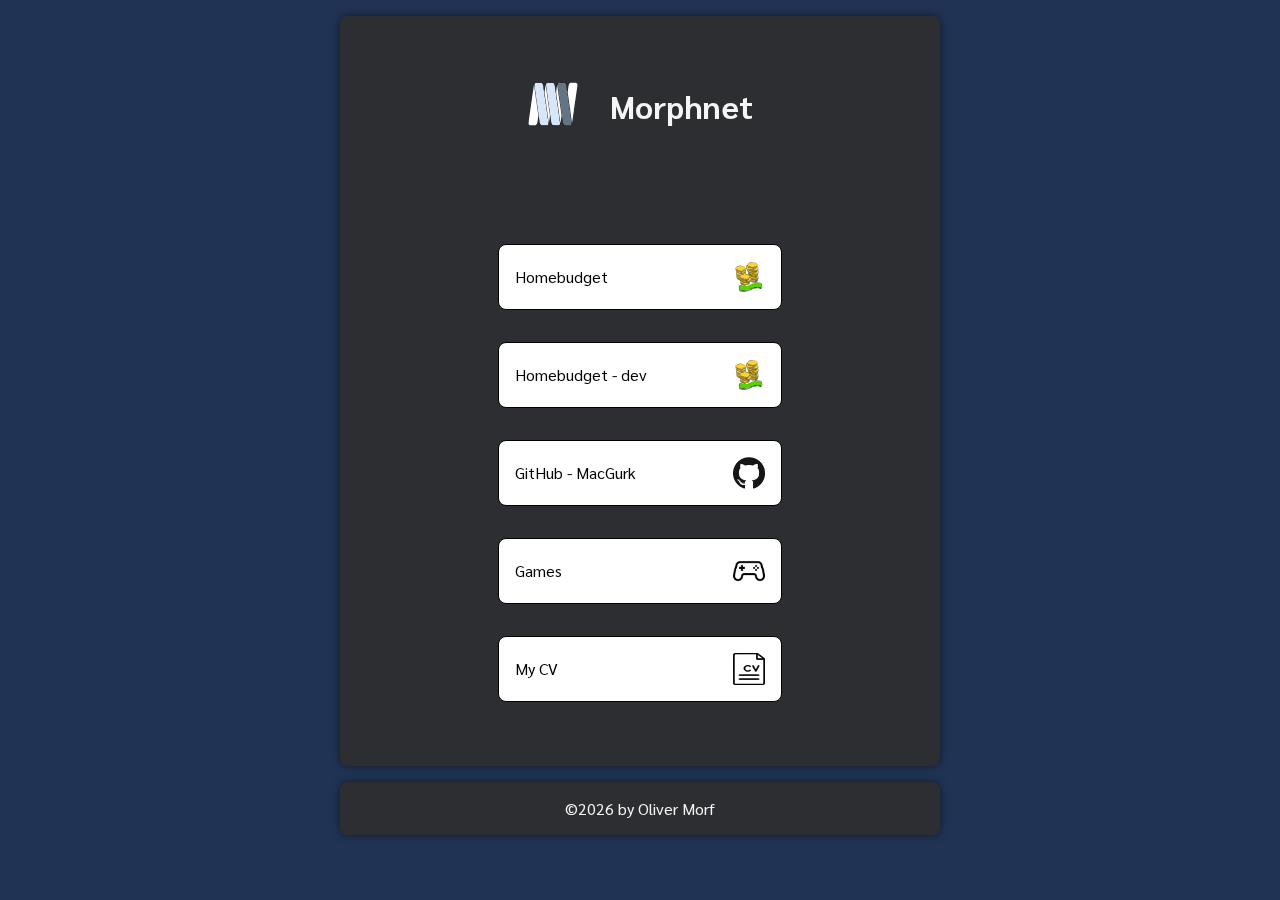
<file: public/index.html>
<!doctype html>
<html lang="en">
<head>
    <meta charset="utf-8">
    <title>Morphnet</title>
    <meta name="description" content="">
    <meta name="viewport" content="width=device-width, initial-scale=1">

    <!-- Place favicon.ico in the root directory -->
    <link rel="stylesheet" href="https://fonts.googleapis.com/css?family=Sarabun">

    <link rel="stylesheet" href="css/style.css">
    <link rel="stylesheet" href="css/animation.css">

</head>
<body>
<div class="background">
    <div class="bg"></div>
    <div class="bg bg2"></div>
    <div class="bg bg3"></div>
    <div class="bg bg4"></div>
    <div class="bg bg5"></div>
    <div class="bg bg6"></div>
    <div class="bg bg7"></div>
</div>

<main class="content">
    <div class="title">
        <a href="index.html">
            <img class="logo" alt="Morphnet Logo" src="svg/Logo.svg"/>
        </a>
        <span class="spacer"></span>
        <h1>Morphnet</h1>
    </div>

    <div class="nav-button">
        Homebudget
        <a href="https://homebudget.morphnet.ch" target="_blank"><span></span></a>
        <img class="link-logo" alt="Homebudget logo" src="img/homebudget-logo.svg"/>
    </div>
    <div class="nav-button">
        Homebudget - dev
        <a href="https://homebudget-dev.morphnet.ch" target="_blank"><span></span></a>
        <img class="link-logo" alt="Homebudget logo" src="img/homebudget-logo.svg"/>
    </div>
    <div class="nav-button">
        GitHub - MacGurk
        <a href="https://github.com/MacGurk" target="_blank"><span></span></a>
        <img class="link-logo" alt="GitHub Logo" src="img/GitHub-Mark-120px-plus.png"/>
    </div>
    <div class="nav-button">
        Games
        <a href="games.html"><span></span></a>
        <img class="link-logo" alt="Game Controller" src="img/games.png"/>
    </div>
    <div class="nav-button">
        My CV
        <a href="cv.html"><span></span></a>
        <img class="link-logo" alt="Game Controller" src="img/cv-icon.png"/>
    </div>
</main>

<footer id="footer"></footer>

<script src="js/footer.js"></script>

</body>
</html>
</file>
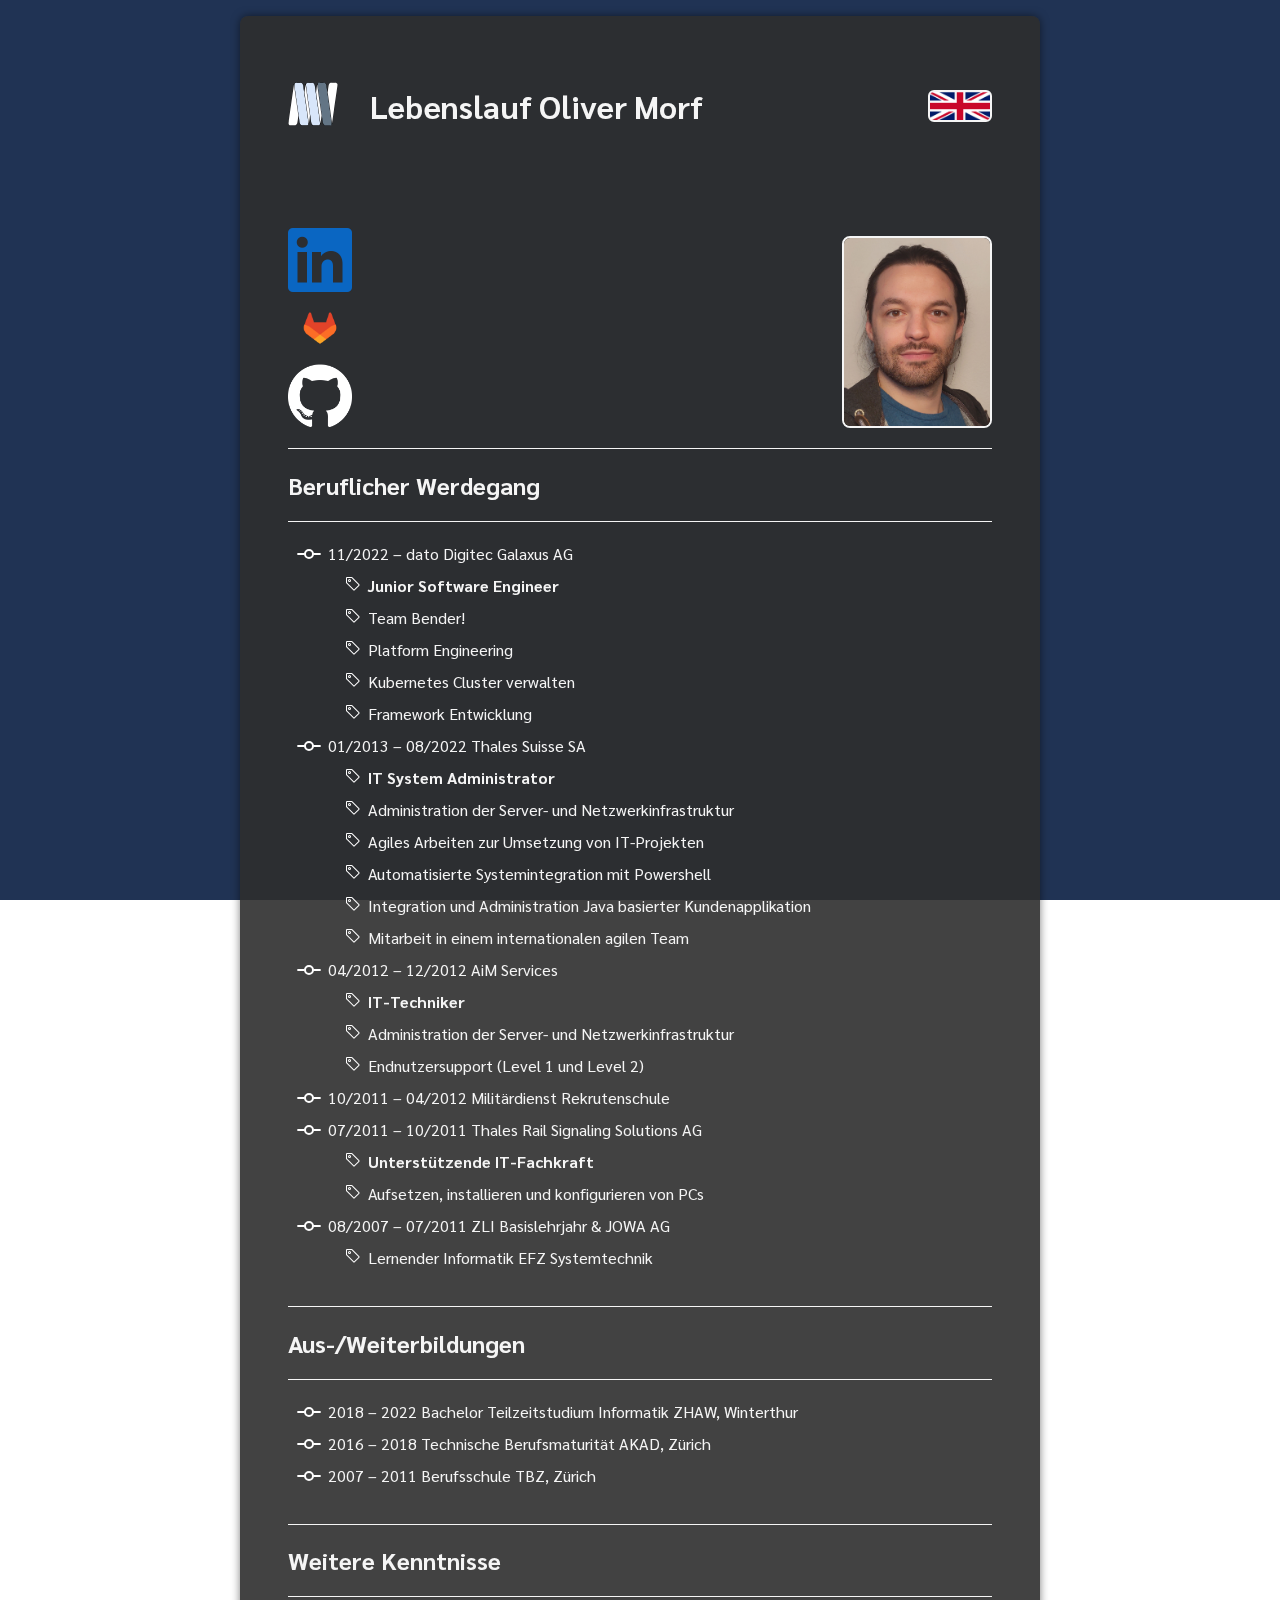
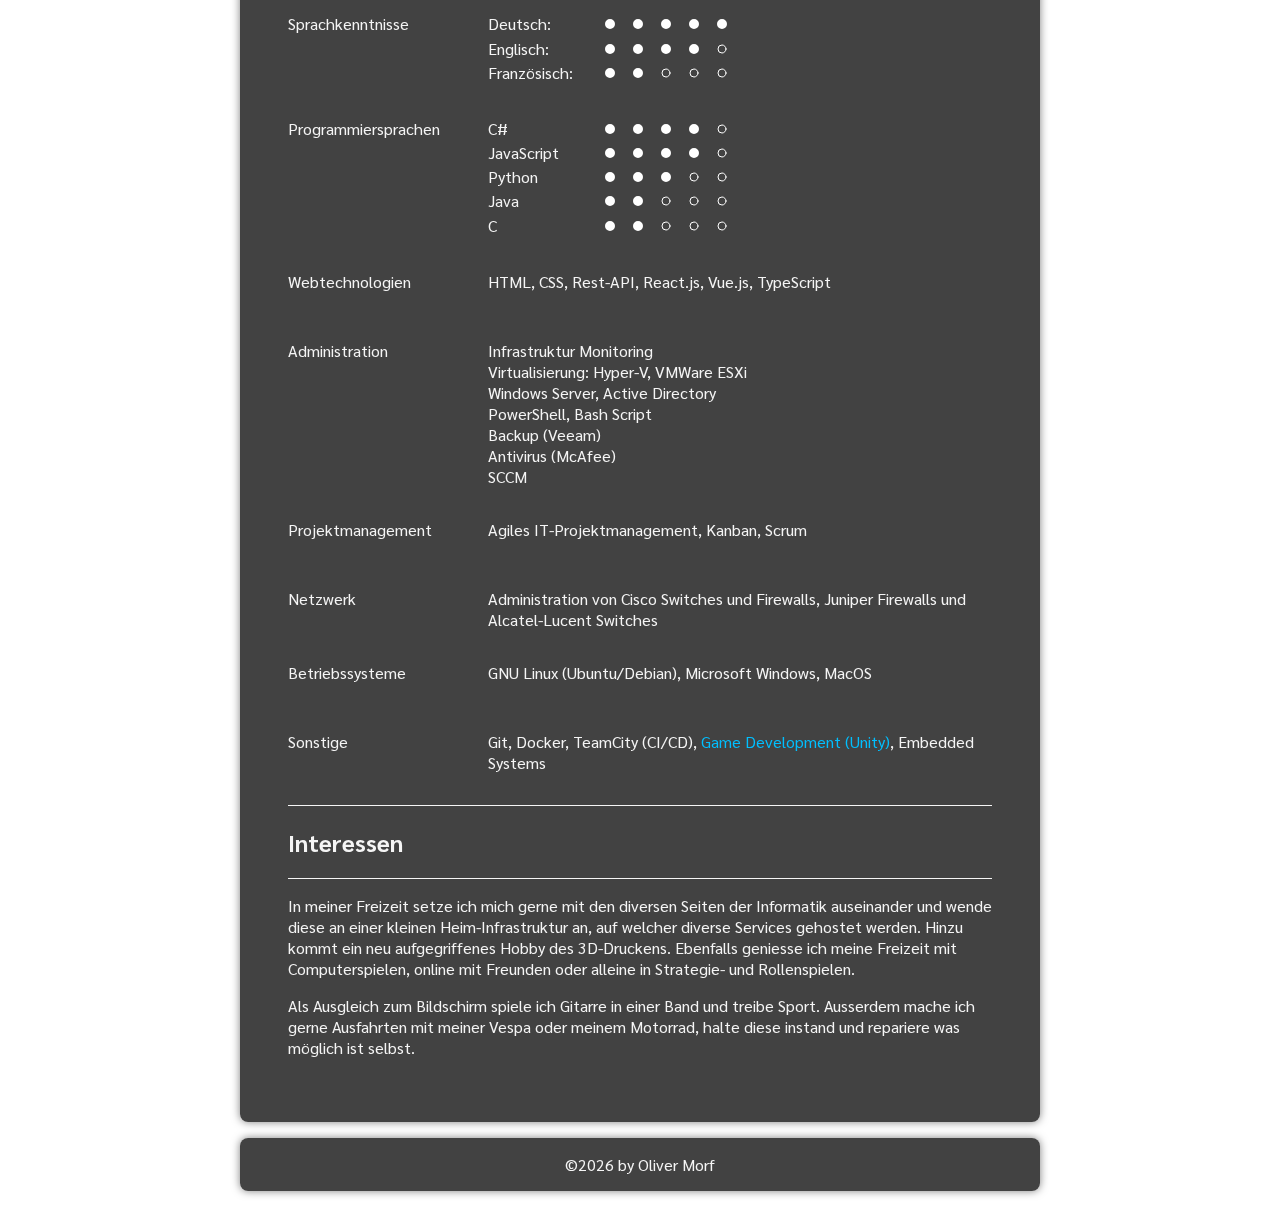
<file: public/cv.html>
<!doctype html>
<html lang="de">
<head>
    <meta charset="utf-8">
    <title>CV</title>
    <meta name="description" content="">
    <meta name="viewport" content="width=device-width, initial-scale=1">

    <link rel="stylesheet" href="https://fonts.googleapis.com/css?family=Sarabun">

    <link rel="stylesheet" href="css/style.css">
    <link rel="stylesheet" href="css/cv.css">
    <link rel="stylesheet" href="css/animation.css">

</head>
<body>
<div class="background">
    <div class="bg"></div>
    <div class="bg bg2"></div>
    <div class="bg bg3"></div>
    <div class="bg bg4"></div>
    <div class="bg bg5"></div>
    <div class="bg bg6"></div>
    <div class="bg bg7"></div>
</div>

<main>
    <div class="title">
        <a href="index.html">
            <img class="logo" alt="Morphnet Logo" src="svg/Logo.svg"/>
        </a>
        <span class="spacer"></span>
        <h1><span data-lang="title"></span></h1>
        <button id="languageToggle"></button>
    </div>

    <div class="content">
        <div class="personals">
            <div>
                <div>
                    <a href="https://www.linkedin.com/in/olivermorf" target="_blank">
                        <img class="socials-icon" alt="Linkedin Logo" src="img/linkedin-in-logo.png"/>
                    </a>
                </div>
                <div>
                    <a href="https://www.gitlab.com/MacGurk" target="_blank">
                        <img class="socials-icon" alt="Gitlab Logo" src="img/gitlab-logo-500.png"/>
                    </a>
                </div>
                <div>
                    <a href="https://www.github.com/MacGurk" target="_blank">
                        <img class="socials-icon" alt="GitHub Logo" src="img/GitHub-Mark-Light-120px-plus.png">
                    </a>
                </div>
            </div>
            <div class="portrait"><img alt="Portrait placeholder" src="img/portrait.jpg"/></div>
        </div>

        <div class="subtitle">
            <h2><span data-lang="career-title"></span></h2>
        </div>
        <div>
            <ul>
                <li>
                    11/2022 – <span data-lang="date"></span> Digitec Galaxus AG
                    <ul>
                        <li><b><span data-lang="career-dg-function"></span></b></li>
                        <li><span data-lang="career-dg-team"></span></li>
                        <li><span data-lang="career-dg-platform"></span></li>
                        <li><span data-lang="career-dg-kubernetes"></span></li>
                        <li><span data-lang="career-dg-framework"></span></li>
                    </ul>
                </li>
                <li>
                    01/2013 – 08/2022 Thales Suisse SA
                    <ul>
                        <li><b><span data-lang="career-thales-function"></span></b></li>
                        <li><span data-lang="career-task-admin"></span></li>
                        <li><span data-lang="career-thales-agile"></span></li>
                        <li><span data-lang="career-thales-powershell"></span></li>
                        <li><span data-lang="career-thales-application"></span></li>
                        <li><span data-lang="career-thales-international"></span></li>
                    </ul>
                </li>

                <li>
                    04/2012 – 12/2012 AiM Services
                    <ul>
                        <li><b><span data-lang="career-aim-function"></span></b></li>
                        <li><span data-lang="career-task-admin"></span></li>
                        <li><span data-lang="career-task-support"></span></li>
                    </ul>
                </li>
                <li>10/2011 – 04/2012 <span data-lang="career-military"></span></li>
                <li>
                    07/2011 – 10/2011 Thales Rail Signaling Solutions AG
                    <ul>
                        <li><b><span data-lang="career-thalesr-function"></span></b></li>
                        <li><span data-lang="career-thalesr-task"></span></li>
                    </ul>
                </li>

                <li>
                    08/2007 – 07/2011 ZLI Basislehrjahr & JOWA AG
                    <ul>
                        <li><span data-lang="career-jowa-function"></span></li>
                    </ul>
                </li>

            </ul>
        </div>

        <div class="subtitle"><h2><span data-lang="education-title"></span></h2></div>
        <div>
            <ul>
                <li>2018 – 2022 <span data-lang="education-zhaw"></span></li>
                <li>2016 – 2018 <span data-lang="education-akad"></span></li>
                <li>2007 – 2011 <span data-lang="education-tbz"></span></li>
            </ul>
        </div>

        <div class="subtitle"><h2><span data-lang="further-title"></span></h2></div>
        <div class="skills">
            <div class="skill">
                <div><span data-lang="further-lang"></span></div>
                <div class="language">
                    <div>
                        <div class="key"><span data-lang="further-lang-de"></span>:</div>
                        <div>
                            <img alt="Filled Circle" src="svg/circle-filled.svg">
                            <img alt="Filled Circle" src="svg/circle-filled.svg">
                            <img alt="Filled Circle" src="svg/circle-filled.svg">
                            <img alt="Filled Circle" src="svg/circle-filled.svg">
                            <img alt="Filled Circle" src="svg/circle-filled.svg">
                        </div>
                    </div>
                    <div>
                        <div class="key"><span data-lang="further-lang-en"></span>:</div>
                        <div>
                            <img alt="Filled Circle" src="svg/circle-filled.svg">
                            <img alt="Filled Circle" src="svg/circle-filled.svg">
                            <img alt="Filled Circle" src="svg/circle-filled.svg">
                            <img alt="Filled Circle" src="svg/circle-filled.svg">
                            <img alt="Empty Circle" src="svg/circle-empty.svg">
                        </div>
                    </div>
                    <div>
                        <div class="key"><span data-lang="further-lang-fr"></span>:</div>
                        <div>
                            <img alt="Filled Circle" src="svg/circle-filled.svg">
                            <img alt="Filled Circle" src="svg/circle-filled.svg">
                            <img alt="Filled Circle" src="svg/circle-empty.svg">
                            <img alt="Empty Circle" src="svg/circle-empty.svg">
                            <img alt="Empty Circle" src="svg/circle-empty.svg">
                        </div>
                    </div>
                </div>
            </div>
            <div class="skill">
                <div><span data-lang="further-prog"></span></div>
                <div class="language">
                    <div>
                        <div class="key">C#</div>
                        <div>
                            <img alt="Filled Circle" src="svg/circle-filled.svg">
                            <img alt="Filled Circle" src="svg/circle-filled.svg">
                            <img alt="Filled Circle" src="svg/circle-filled.svg">
                            <img alt="Filled Circle" src="svg/circle-filled.svg">
                            <img alt="Empty Circle" src="svg/circle-empty.svg">
                        </div>
                    </div>
                    <div>
                        <div class="key">JavaScript</div>
                        <div>
                            <img alt="Filled Circle" src="svg/circle-filled.svg">
                            <img alt="Filled Circle" src="svg/circle-filled.svg">
                            <img alt="Filled Circle" src="svg/circle-filled.svg">
                            <img alt="Filled Circle" src="svg/circle-filled.svg">
                            <img alt="Empty Circle" src="svg/circle-empty.svg">
                        </div>
                    </div>
                    <div>
                        <div class="key">Python</div>
                        <div>
                            <img alt="Filled Circle" src="svg/circle-filled.svg">
                            <img alt="Filled Circle" src="svg/circle-filled.svg">
                            <img alt="Filled Circle" src="svg/circle-filled.svg">
                            <img alt="Empty Circle" src="svg/circle-empty.svg">
                            <img alt="Empty Circle" src="svg/circle-empty.svg">
                        </div>
                    </div>
                    <div>
                        <div class="key">Java</div>
                        <div>
                            <img alt="Filled Circle" src="svg/circle-filled.svg">
                            <img alt="Filled Circle" src="svg/circle-filled.svg">
                            <img alt="Empty Circle" src="svg/circle-empty.svg">
                            <img alt="Empty Circle" src="svg/circle-empty.svg">
                            <img alt="Empty Circle" src="svg/circle-empty.svg">
                        </div>
                    </div>
                    <div>
                        <div class="key">C</div>
                        <div>
                            <img alt="Filled Circle" src="svg/circle-filled.svg">
                            <img alt="Filled Circle" src="svg/circle-filled.svg">
                            <img alt="Empty Circle" src="svg/circle-empty.svg">
                            <img alt="Empty Circle" src="svg/circle-empty.svg">
                            <img alt="Empty Circle" src="svg/circle-empty.svg">
                        </div>
                    </div>
                </div>
            </div>
            <div class="skill">
                <div><span data-lang="further-web"></span></div>
                <div>
                    HTML, CSS, Rest-API, React.js, Vue.js, TypeScript
                </div>
            </div>
            <div class="skill">
                <div><span data-lang="further-admin"></span></div>
                <div>
                    <div><span data-lang="further-admin-infra"></span></div>
                    <div><span data-lang="further-admin-virt"></span>: Hyper-V, VMWare ESXi</div>
                    <div>Windows Server, Active Directory</div>
                    <div>PowerShell, Bash Script</div>
                    <div>Backup (Veeam)</div>
                    <div>Antivirus (McAfee)</div>
                    <div>SCCM</div>
                </div>
            </div>
            <div class="skill">
                <div><span data-lang="further-project"></span></div>
                <div><span data-lang="further-project-text"></span></div>
            </div>
            <div class="skill">
                <div><span data-lang="further-network"></span></div>
                <div><span data-lang="further-network-text"></span></div>
            </div>
            <div class="skill">
                <div><span data-lang="further-os"></span></div>
                <div>
                    GNU Linux (Ubuntu/Debian), Microsoft Windows, MacOS
                </div>
            </div>
            <div class="skill">
                <div><span data-lang="further-other"></span></div>
                <div>
                    Git, Docker, TeamCity (CI/CD), <a href="games.html">Game Development (Unity)</a>, Embedded Systems
                </div>
            </div>
        </div>

        <div class="subtitle"><h2><span data-lang="interests-title"></span></h2></div>
        <div>
            <p><span data-lang="interests-paragraph1"></span></p>
            <p><span data-lang="interests-paragraph2"></span></p>
        </div>
    </div>


</main>

<footer id="footer"></footer>

<script src="js/cv.js"></script>
<script src="js/footer.js"></script>

</body>
</html>
</file>
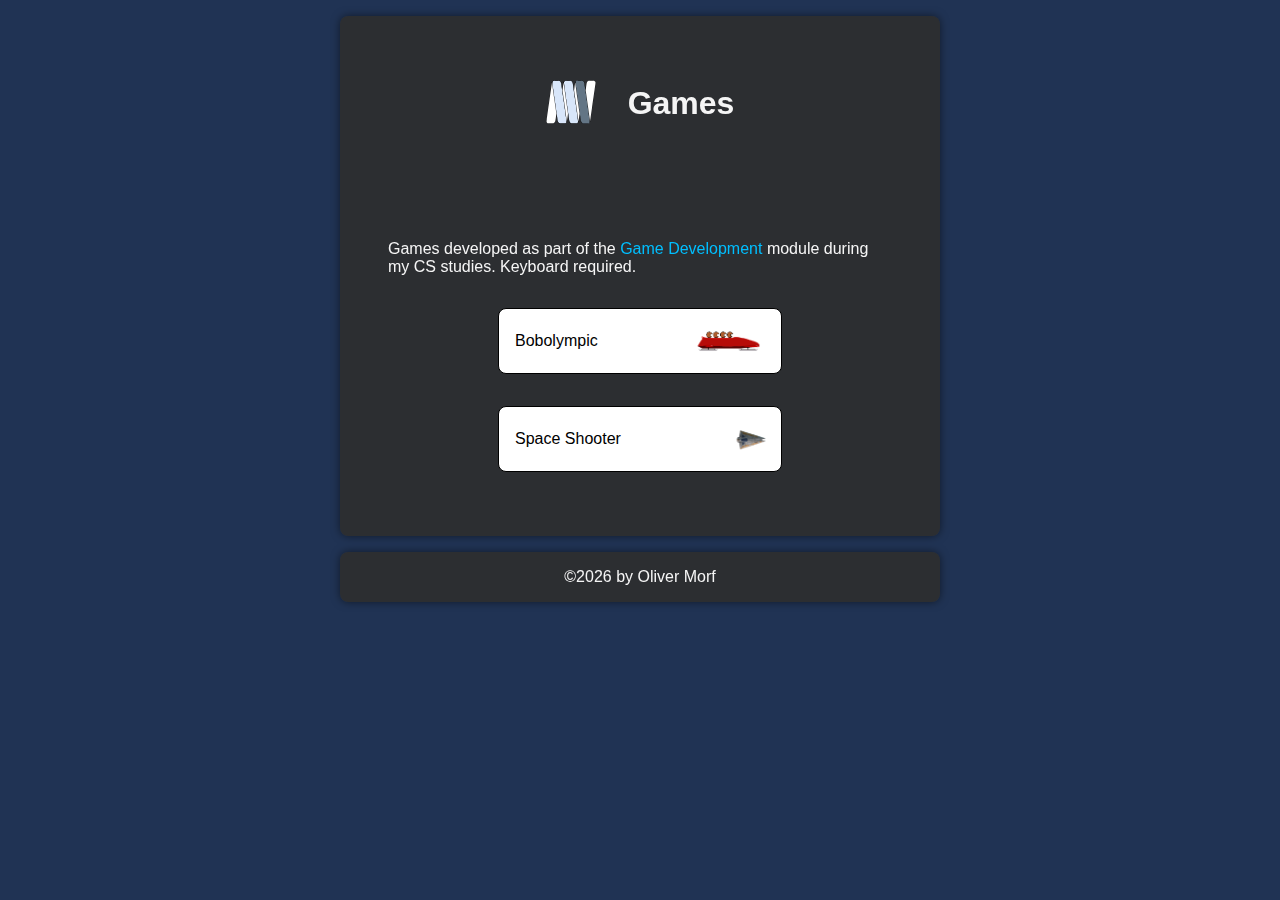
<file: public/games.html>
<!DOCTYPE html>
<html lang="en">
<head>
    <meta charset="UTF-8">
    <title>Morphnet - Games</title>

    <link rel="stylesheet" href="css/style.css">
    <link rel="stylesheet" href="css/games.css">
    <link rel="stylesheet" href="css/animation.css">
</head>
<body>
<div class="background">
    <div class="bg"></div>
    <div class="bg bg2"></div>
    <div class="bg bg3"></div>
    <div class="bg bg4"></div>
    <div class="bg bg5"></div>
    <div class="bg bg6"></div>
    <div class="bg bg7"></div>
</div>

<main>
    <div class="title">
        <a href="index.html">
            <img class="logo" alt="Morphnet Logo" src="svg/Logo.svg"/>
        </a>
        <span class="spacer"></span>
        <h1>Games</h1>
    </div>

    <p>
        Games developed as part of the <a href="https://eventoweb.zhaw.ch/Evt_Pages/Brn_ModulDetailAZ.aspx?node=c594e3e5-cd9a-4204-9a61-de1e43ccb7b0&IDAnlass=1777713" target="_blank">Game Development</a> module during my CS studies.
        Keyboard required.
    </p>

    <div class="nav-button">
        Bobolympic
        <a href="http://games.morphnet.ch/bobolympics/" target="_blank"><span></span></a>
        <img class="game-logo bobolympic-logo" alt="Bobolympics Logo" src="img/bobolympics.png"/>
    </div>
    <div class="nav-button">
        Space Shooter
        <a href="http://games.morphnet.ch/spaceshooter/" target="_blank"><span></span></a>
        <img class="game-logo spaceshooter-logo" alt="Space Shooter Logo" src="img/space-shooter.png"/>
    </div>
</main>

<footer id="footer"></footer>

<script src="js/footer.js"></script>

</body>
</html>
</file>
<file: public/css/style.css>
body {
    margin: 0;
    font-family: 'Sarabun', sans-serif;
}


main {
    position: relative;
    display: flex;
    flex-direction: column;
    align-items: center;
    background-color: rgb(45,45,45,.9);
    border-radius: .5em;
    box-shadow: 0 0 .5em rgba(0,0,0,.5);
    box-sizing: border-box;
    max-width: 600px;
    padding: 3rem;
    margin: 1rem auto;
}

footer {
    position: relative;
    display: flex;
    flex-direction: column;
    align-items: center;
    background-color: rgb(45,45,45,.9);
    border-radius: .5em;
    box-shadow: 0 0 .5em rgba(0,0,0,.5);
    box-sizing: border-box;
    min-width: 300px;
    max-width: 600px;
    padding: 1rem 0;
    margin: 1rem auto;
    color: whitesmoke;
}

h1 {
    color: whitesmoke;
}

p {
    color: whitesmoke;
}

.title {
    display: flex;
    margin-bottom: 5em;
}

.title > a {
    margin-top: auto;
    margin-bottom: auto;
}

.spacer {
    width: 2rem;
}

.logo {
    width: 50px;
    background: transparent;
}

.nav-button {
    position: relative;
    background-color: rgba(255,255,255,1);
    border: 1px solid;
    border-radius: .5em;
    padding: 1rem;
    margin: 1em 0;
    display: flex;
    align-items: center;
    width: 100%;
    max-width: 250px;
}

.nav-button:hover {
    background-color: #888888;
}

.nav-button:active {
    background-color: #555555;
}

.nav-button > a {
    text-decoration: inherit;
    color: inherit;
    cursor: pointer;
}
a > span {
    position: absolute;
    width: 100%;
    height: 100%;
    top: 0;
    left: 0;
    z-index: 1;
}

a {
    text-decoration: none;
    color: deepskyblue;
}

a:hover {
    color: lightsteelblue;
}

.link-logo {
    width: 32px;
    height: 32px;
    margin-left: auto;
}

@media only screen and (max-width: 620px) {
    main {
        margin: 1rem;
    }

    footer {
        margin: 1rem;
    }
}
</file>
<file: public/css/animation.css>
.background {
    position: fixed;
    background: #203354;
    top: 0;
    width: 100%;
    height: 100%;
    overflow: hidden;
}

.bg {
    position: absolute;
    display: block;
    width: 120px;
    height: 120px;
    background: rgba(255,255,255,.2);
    animation: float-up 25s linear infinite;
    bottom: -200px;
    border-radius: 10%;
}

.bg2 {
    left: 50%;
    width: 80px;
    height: 80px;
    animation-delay: 3s;
}

.bg3 {
    left: 66%;
    width: 20px;
    height: 20px;
    animation-delay: 3s;
    animation-duration: 12s;
}

.bg4 {
    left: 40%;
    width: 150px;
    height: 150px;
    animation-delay: 6s;
    animation-duration: 48s;
}

.bg5 {
    left: 80%;
    width: 40px;
    height: 40px;
    animation-delay: 8s;
    animation-duration: 12s;
}

.bg6 {
    left: 20%;
    width: 100px;
    height: 100px;
    animation-delay: 3s;
}

.bg7 {
    left: 90%;
    width: 80px;
    height: 80px;
    animation-delay: -3s;
    animation-duration: 20s;
}

@keyframes float-up {
    0% {
        transform: translateY(0) rotate(0deg);
        opacity: 1;
    }

    100% {
        transform: translateY(-1000px) rotate(720deg);
        opacity: 0;
    }
}
</file>
<file: public/css/cv.css>
main {
    max-width: 800px !important;
    align-items: normal !important;
}

footer {
    max-width: 800px !important;
}

ul {
    list-style: url('../svg/git-commit.svg');
}

ul > li {
    line-height: 2em;
}

ul > li > ul {
    list-style: url('../svg/git-tag.svg');
}

.content {
    color: whitesmoke;
    display: flex;
    flex-wrap: wrap;
    flex-direction: column;
}

.personals {
    display: flex;
    flex-wrap: wrap;
    align-items: flex-end;
}

.socials-icon {
    width: 64px;
    margin-right: 1rem;
}

.portrait {
    margin-left: auto;

}

.portrait > img {
    width: 3.86cm;
    height: 4.98cm;
    border-radius: .5em;
    border: whitesmoke solid 2px;
}

div.subtitle {
    border-top: 1px solid whitesmoke;
    border-bottom: 1px solid whitesmoke;
    margin-top: 1rem;
}

.skills {
    display: flex;
    flex-direction: column;
    flex-wrap: wrap;
}

.skill {
    display: flex;
    margin-top: 1rem;
    margin-bottom: 1rem;
}

.skill > div:first-child {
    min-width: 200px;
    margin-bottom: 1rem;
}

.skill > div:nth-child(2) {

}

.language {
    display: flex;
    flex-direction: column;
}

.language > div {
    display: flex;
    gap: 10px;
    margin-bottom: 0.2rem;
}

div.key {
    min-width: 100px;
}

button#languageToggle {
    margin-left: auto;
    margin-top: auto;
    margin-bottom: auto;
    border-radius: 6px;
    border: 2px solid whitesmoke;
    box-shadow: rgba(27, 31, 35, 0.04) 0 1px 0, rgba(255, 255, 255, 0.25) 0 1px 0 inset;
    box-sizing: border-box;
    background-image: url("../img/england-flag.png");
    background-size: 64px 32px;
    background-position: center;
    width: 64px;
    height: 32px;
    cursor: pointer;
}

button#languageToggle:hover {
    filter: grayscale(33%);
    transition-duration: 0.5s;
}

button#languageToggle:active {
    filter: grayscale(100%);
    border-color: grey;
    transition-duration: 0.1s;
}


@media only screen and (max-width: 600px) {
    .skill {
        flex-direction: column;
    }

    .skill > div:first-child {
        text-decoration: underline;
    }
}

@media only screen and (max-width: 820px) {
    main {
        margin: 1rem !important;
        padding: 1rem !important;
    }

    footer {
        margin: 1rem !important;
    }
}
</file>
<file: public/css/games.css>
img.game-logo {
    margin-left: auto;
}

img.bobolympic-logo {
    height: 32px;
}

img.spaceshooter-logo {
    rotate: 90deg;
    height: 32px;
}
</file>
